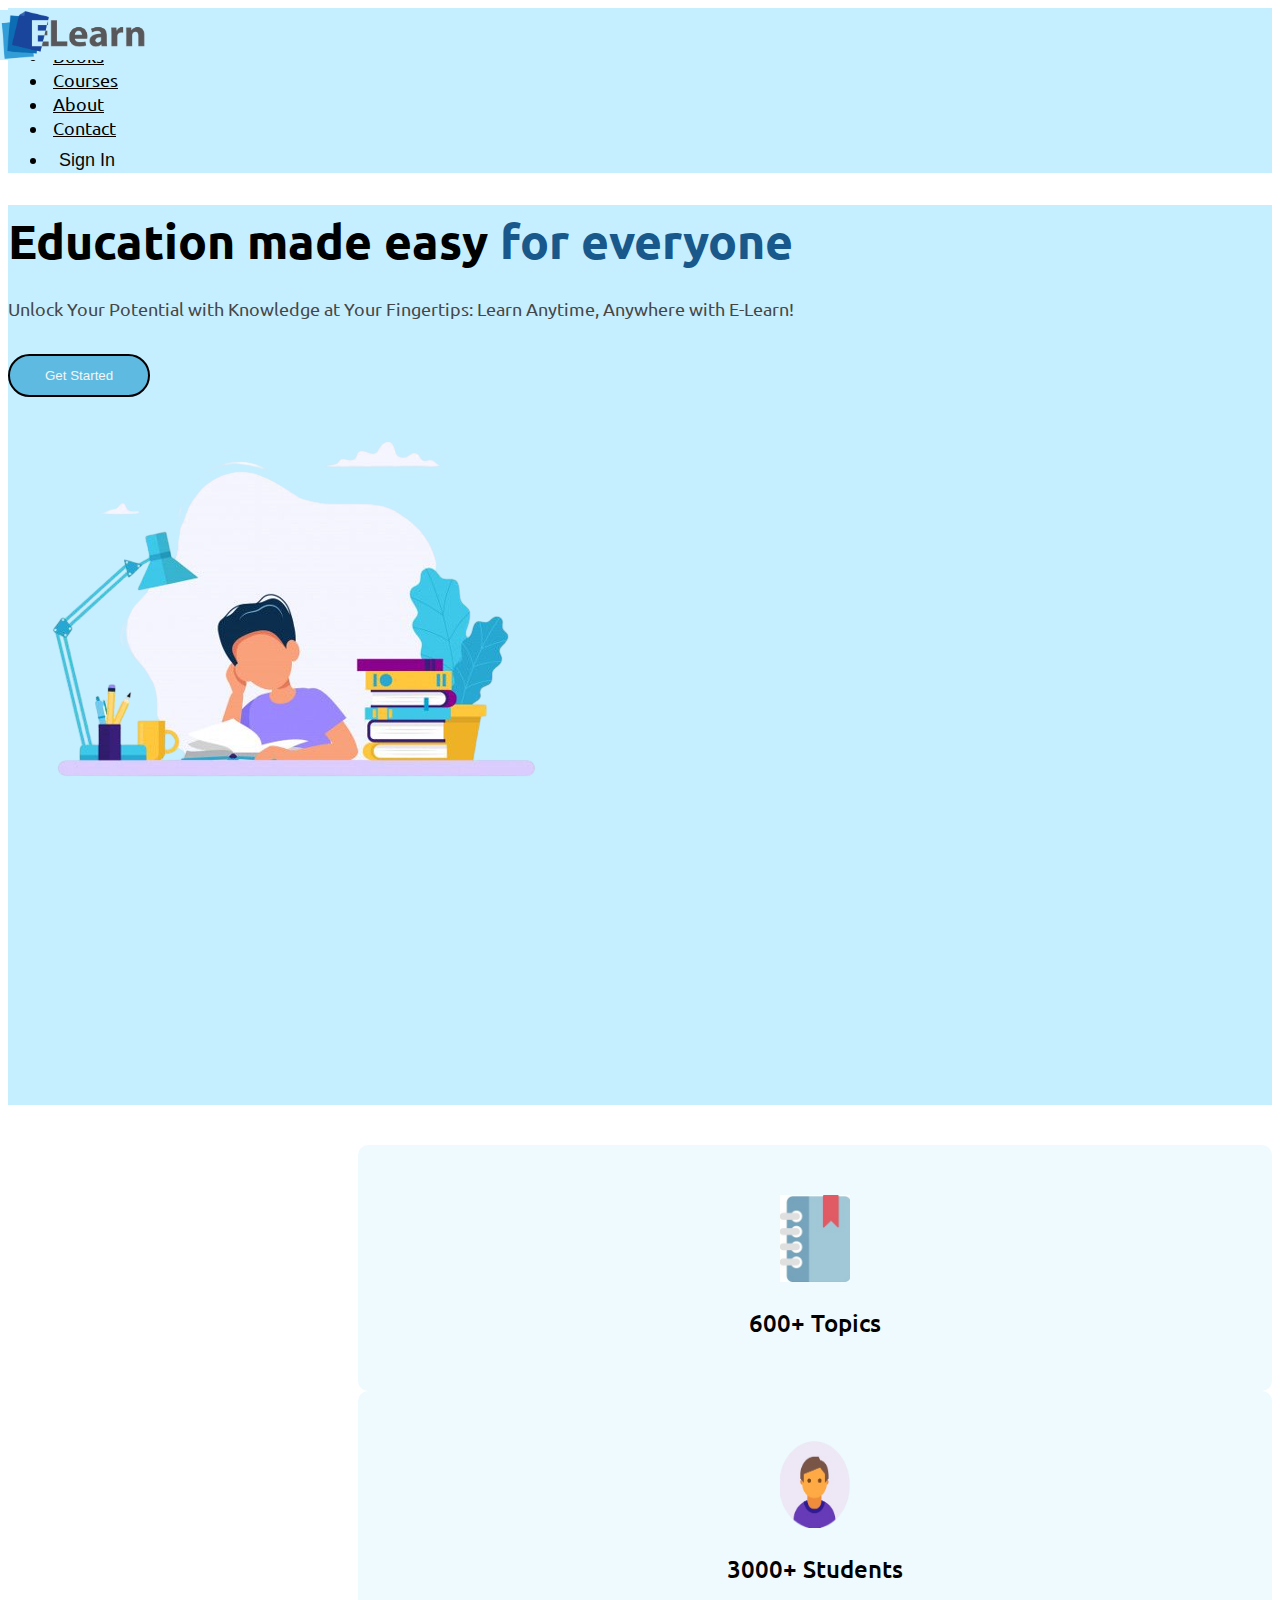
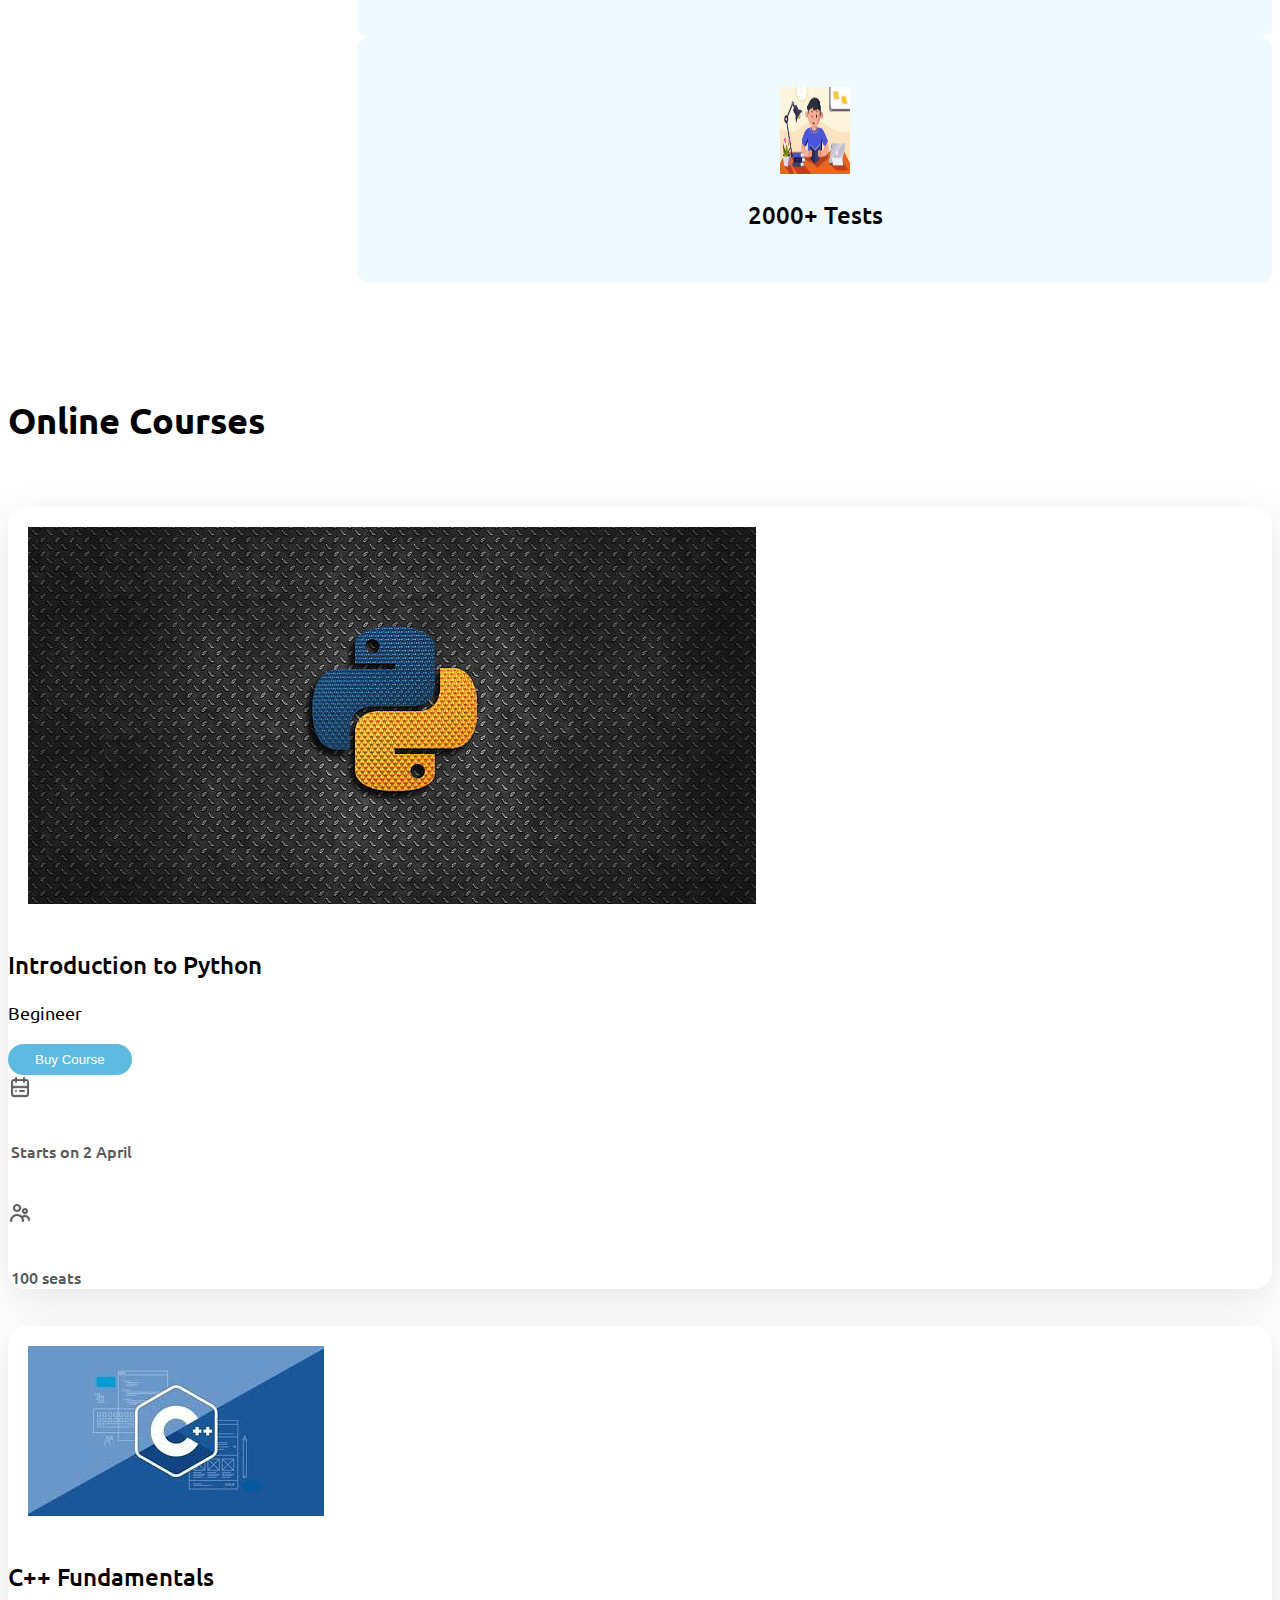
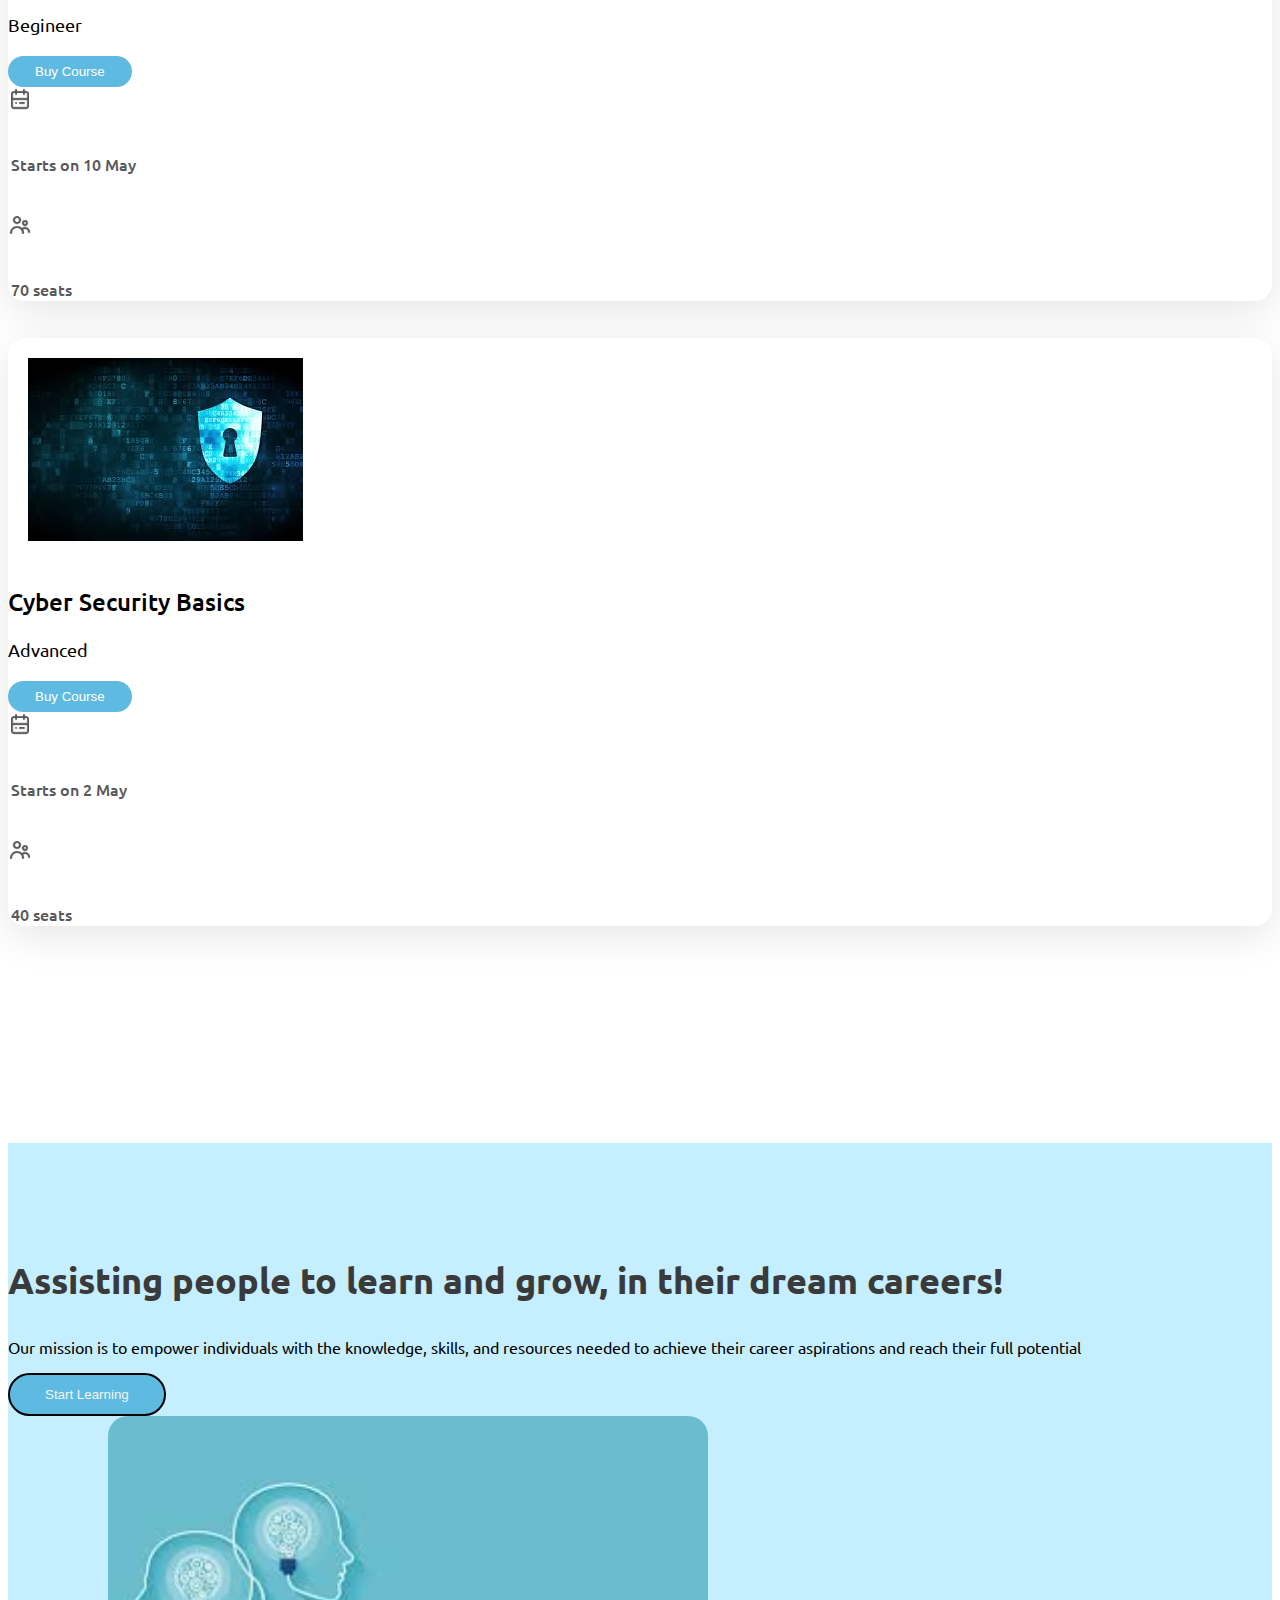
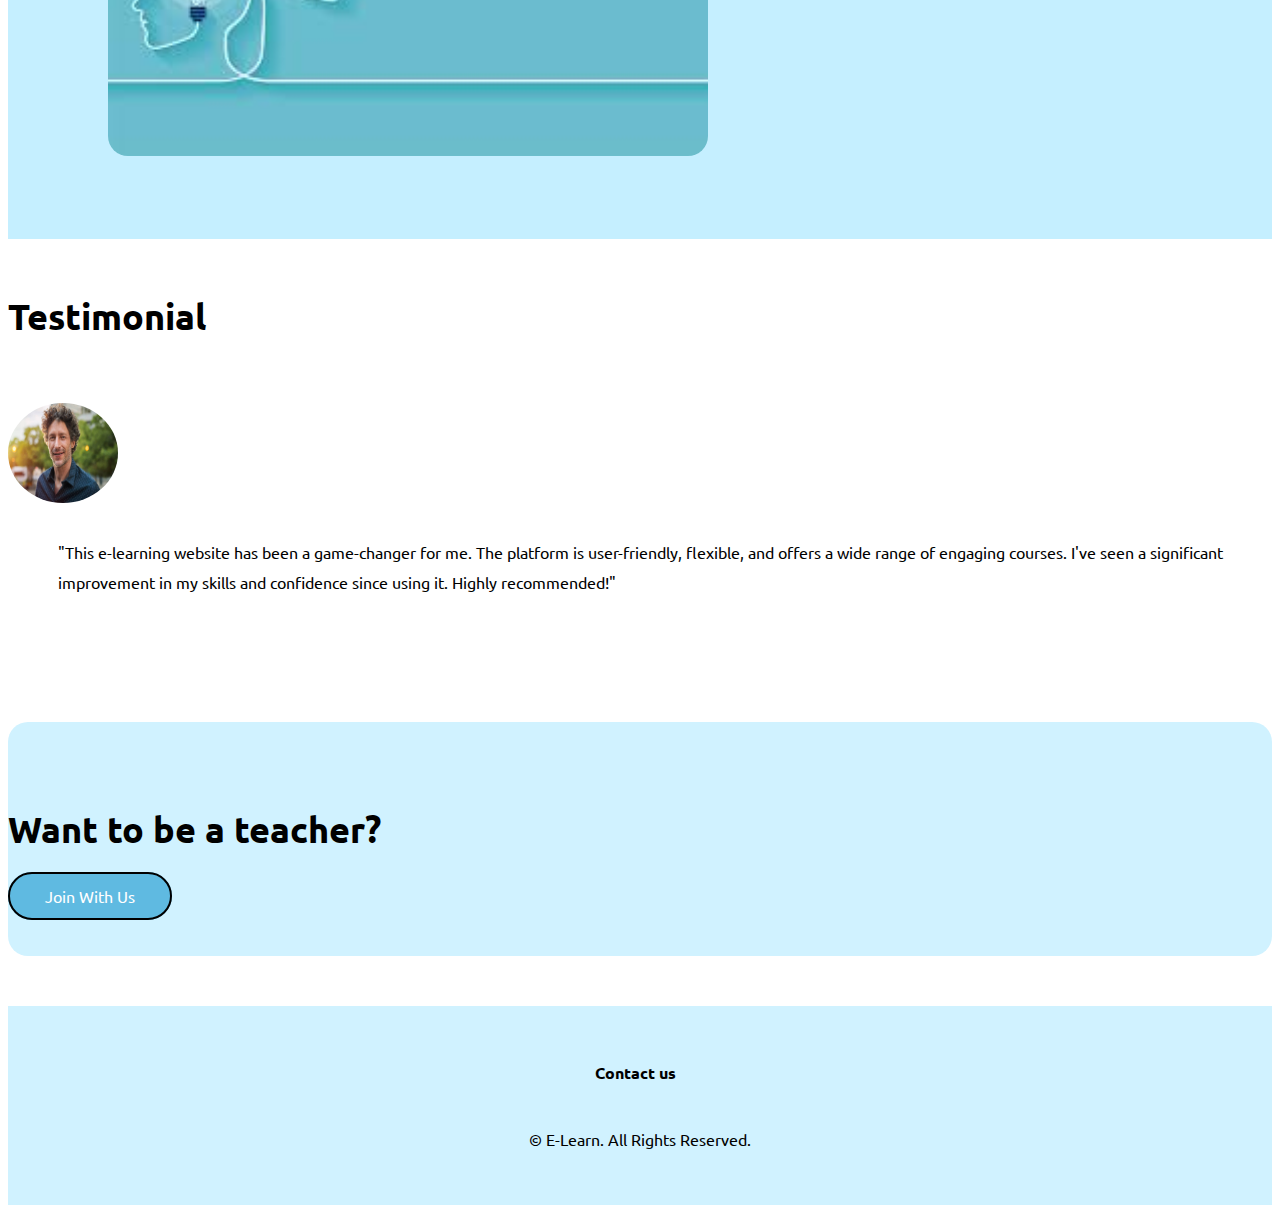
<file: E-Learning Website/index.html>
<!DOCTYPE html>
<html lang="en">
<head>
    <meta charset="UTF-8">
    <meta name="viewport" content="width=device-width, initial-scale=1.0">
    <title>E-Learn</title>
    <link rel="stylesheet" href="https://stackpath.bootstrapcdn.com/bootstrap/4.5.0/css/bootstrap.min.css" integrity="sha384-9aIt2nRpC12Uk9gS9baDl411NQApFmC26EwAOH8WgZl5MYYxFfc+NcPb1dKGj7Sk" crossorigin="anonymous">   
	<link rel="preconnect" href="https://fonts.googleapis.com">
    <link rel="preconnect" href="https://fonts.gstatic.com" crossorigin>
    <link href="https://fonts.googleapis.com/css2?family=Ubuntu&display=swap" rel="stylesheet"> 
	<link rel="stylesheet" href="https://cdnjs.cloudflare.com/ajax/libs/font-awesome/6.3.0/css/all.min.css" integrity="sha512-SzlrxWUlpfuzQ+pcUCosxcglQRNAq/DZjVsC0lE40xsADsfeQoEypE+enwcOiGjk/bSuGGKHEyjSoQ1zVisanQ==" crossorigin="anonymous" referrerpolicy="no-referrer" />
    <link rel="stylesheet" href="styles.css">  
    <script src="script.js" defer></script>

    <script src="https://code.jquery.com/jquery-3.5.1.slim.min.js" integrity="sha384-DfXdz2htPH0lsSSs5nCTpuj/zy4C+OGpamoFVy38MVBnE+IbbVYUew+OrCXaRkfj" crossorigin="anonymous"></script>
    <script src="https://cdn.jsdelivr.net/npm/popper.js@1.16.0/dist/umd/popper.min.js" integrity="sha384-Q6E9RHvbIyZFJoft+2mJbHaEWldlvI9IOYy5n3zV9zzTtmI3UksdQRVvoxMfooAo" crossorigin="anonymous"></script>
    <script src="https://stackpath.bootstrapcdn.com/bootstrap/4.5.0/js/bootstrap.min.js" integrity="sha384-OgVRvuATP1z7JjHLkuOU7Xw704+h835Lr+6QL9UvYjZE3Ipu6Tp75j7Bh/kR0JKI" crossorigin="anonymous"></script>
</head>
<body>
    <header class="nav-scroll fixed-top mh-xss-mobile-nav">
        <div class="container">
            <nav class="navbar navbar-expand-lg navbar-light">
                <a class="navbar-brand" href="#">
                    <img src="images/logo2.png" alt="" style="background-color: rgb(197, 239, 255);">
                </a>
                <button class="navbar-toggler" type="button" data-toggle="collapse" data-target="#navbarNav" aria-controls="navbarNav" aria-expanded="false" aria-label="Toggle navigation">
                    <span class="navbar-toggler-icon"></span>
                </button>
                <div class="collapse navbar-collapse" id="navbarNav">
                    <ul class="navbar-nav ml-auto">
                        <li class="nav-item">
                            <a class="nav-link" href="#">Books</a>
                        </li>
                        <li class="nav-item">
                            <a class="nav-link" href="#course">Courses</a>
                        </li>
                        <li class="nav-item">
                            <a class="nav-link" href="#tagline">About</a>
                        </li>
                        <li class="nav-item">
                            <a class="nav-link" href="#footer">Contact</a>
                        </li>
                        <li class="nav-item">
                            <button id="signin-btn"  onclick="redirectToSignIn()">Sign In</button>

                        </li>                            
                    </ul>
                </div>
            </nav>
        </div>
    </header>
    
       


    <section class="header-section d-flex align-items-center">
        <div class="container">
            <div class="row">
                <div class="col-lg-5 col-md-12">
                    <div class="header-details">
                        <h1>Education made easy <span>for everyone</span></h1>
                        <p>Unlock Your Potential with Knowledge at Your Fingertips: Learn Anytime, Anywhere with E-Learn!</p>
                        <button class="get-btn">Get Started</button>
                    </div>
                </div>
                <div class="col-lg-6 col-md-12 ml-auto">
                    <div class="header-image">
                        <img src="images/study2.png" alt="" class="img-fluid" style="background-color: rgb(197, 239, 255);">
                    </div>
                </div>
            </div>
        </div>
    </section>  
   
    <section class="cards-section sec-padding">
        <div class="container">
            <div class="row">
                <div class="col-md-6 col-lg-3 col-sm-6">
                    <div class="cards-inner">
                        <img src="images/card1.jpg" alt="" class="img-fluid">
                        <h5>600+ Topics</h5>
                    </div>
                </div>
                <div class="col-md-6 col-lg-3 col-sm-6">
                    <div class="cards-inner">
                        <img src="images/card2.png" alt="" class="img-fluid">
                        <h5>3000+ Students</h5>
                    </div>
                </div>
                <div class="col-md-6 col-lg-3 col-sm-6">
                    <div class="cards-inner">
                        <img src="images/card3.jpg" alt="" class="img-fluid" class="card3">
                        <h5>2000+ Tests</h5>
                    </div>
                </div>
                                                            
            </div>
        </div>
    </section> 
   
    <section class="course-section sec-padding" id="course">      
        <div class="container">
            <h2 class="text-center title-text">Online Courses</h2>
            <div class="card-deck">
                <div class="card">
                    <img src="images/python.jpg" class="card-img-top" alt="...">
                    <div class="card-body">
                        <h5 class="card-title">Introduction to Python</h5>
                        <p class="card-text">Begineer</p>
                        <button class="buy-btn">Buy Course</button>                  
                    </div>
                    <div class="card-footer">
                        <div class="d-flex justify-content-between">
                            <div class="date d-flex">
                                <img src="images/calendar.png" alt="">
                                <h6>Starts on 2  April</h6>
                            </div>
                            <div class="date d-flex">
                                <img src="images/people.png" alt="">
                                <h6>100 seats</h6>
                            </div>                            
                        </div>
                    </div>                
                </div>
                <div class="card">
                    <img src="images/C++.jpg" class="card-img-top" alt="...">
                    <div class="card-body">
                        <h5 class="card-title">C++ Fundamentals</h5>
                        <p class="card-text">Begineer</p>
                        <button class="buy-btn">Buy Course</button>                  
                    </div>
                    <div class="card-footer">
                        <div class="d-flex justify-content-between">
                            <div class="date d-flex">
                                <img src="images/calendar.png">
                                <h6>Starts on 10 May</h6>
                            </div>
                            <div class="date d-flex">
                                <img src="images/people.png">
                                <h6>70 seats</h6>
                            </div>                            
                        </div>
                    </div>                   
                </div>
                <div class="card">
                    <img src="images/cyber.jpg" class="card-img-top">
                    <div class="card-body">
                        <h5 class="card-title">Cyber Security Basics</h5>
                        <p class="card-text">Advanced</p>
                        <button class="buy-btn">Buy Course</button>                  
                    </div>
                    <div class="card-footer">
                        <div class="d-flex justify-content-between">
                            <div class="date d-flex">
                                <img src="images/calendar.png" alt="">
                                <h6>Starts on 2 May</h6>
                            </div>
                            <div class="date d-flex">
                                <img src="images/people.png" alt="">
                                <h6>40 seats</h6>
                            </div>                            
                        </div>
                    </div>                    
                </div>
            </div>
        </div>
    </section> 
  
    <section class="tagline-section sec-padding" id="tagline">      
        <div class="container">
            <div class="row">
                <div class="col-md-5 d-flex align-items-center">
                    <div class="tagline-details">
                        <h2>Assisting people to learn and grow, in their dream careers!</h2>
                        <p>Our mission is to empower individuals with the knowledge, skills,
							 and resources needed to achieve their career aspirations and reach their full potential</p>
                        <button class="get-btn">Start Learning</button> 
                    </div>
                </div>
                <div class="col-md-6 ml-auto">
                    <div class="tagline-image">
                        <img src="images/vidpic.jpg" alt="" class="img-fluid">
                    </div>
                </div>
            </div>
        </div>
    </section>       
    
    <section class="testimonial-section sec-padding">      
        <div class="container">
            <h2 class="text-center title-text">Testimonial</h2>  
            <div class="row">
                <div class="col-md-9 mx-auto">
                    <div class="testimonial-inner d-lg-flex justify-content-between">
                        <img src="images/testimony.jpg" alt="" class="img-fluid">
                        <p>"This e-learning website has been a game-changer for me. The platform is user-friendly, 
							flexible, and offers a wide range of engaging courses.
							 I've seen a significant improvement in my skills and confidence since using it. Highly recommended!"</p>
                    </div>
                </div>
            </div>
        </div>
    </section> 
    
    <section class="teacher-section" id="teacher">
        <div class="container">
            <div class="row">
                <div class="col-md-12 col-lg-9 mx-auto">
                    <div class="teacher-inner text-center">
                        <h2>Want to be a teacher?</h2>
                        <a href="mailto:abc@gmail.com" class="get-btn">Join With Us</a>                        
                    </div>
                </div>
            </div>
        </div>
    </section>    

	<footer>
		<div class="footer" id="footer">
		<div class="follow">
		  <p>Contact us</p>
		  <div id="links" class="social-links">
			<a href="https://www.facebook.com/" target="_blank"><i class="fab fa-facebook"></i></a>
			<a href="https://www.twitter.com/" target="_blank"><i class="fab fa-twitter"></i></a>
			<a href="https://www.instagram.com/" target="_blank"><i class="fab fa-instagram"></i></a>
			<a href="https://www.linkedin.com/" target="_blank"><i class="fab fa-linkedin"></i></a>
		  </div>
		</div>
		<p>&copy; E-Learn. All Rights Reserved.</p>
	</div>
	  </footer>

  
</body>
</html>
</file>
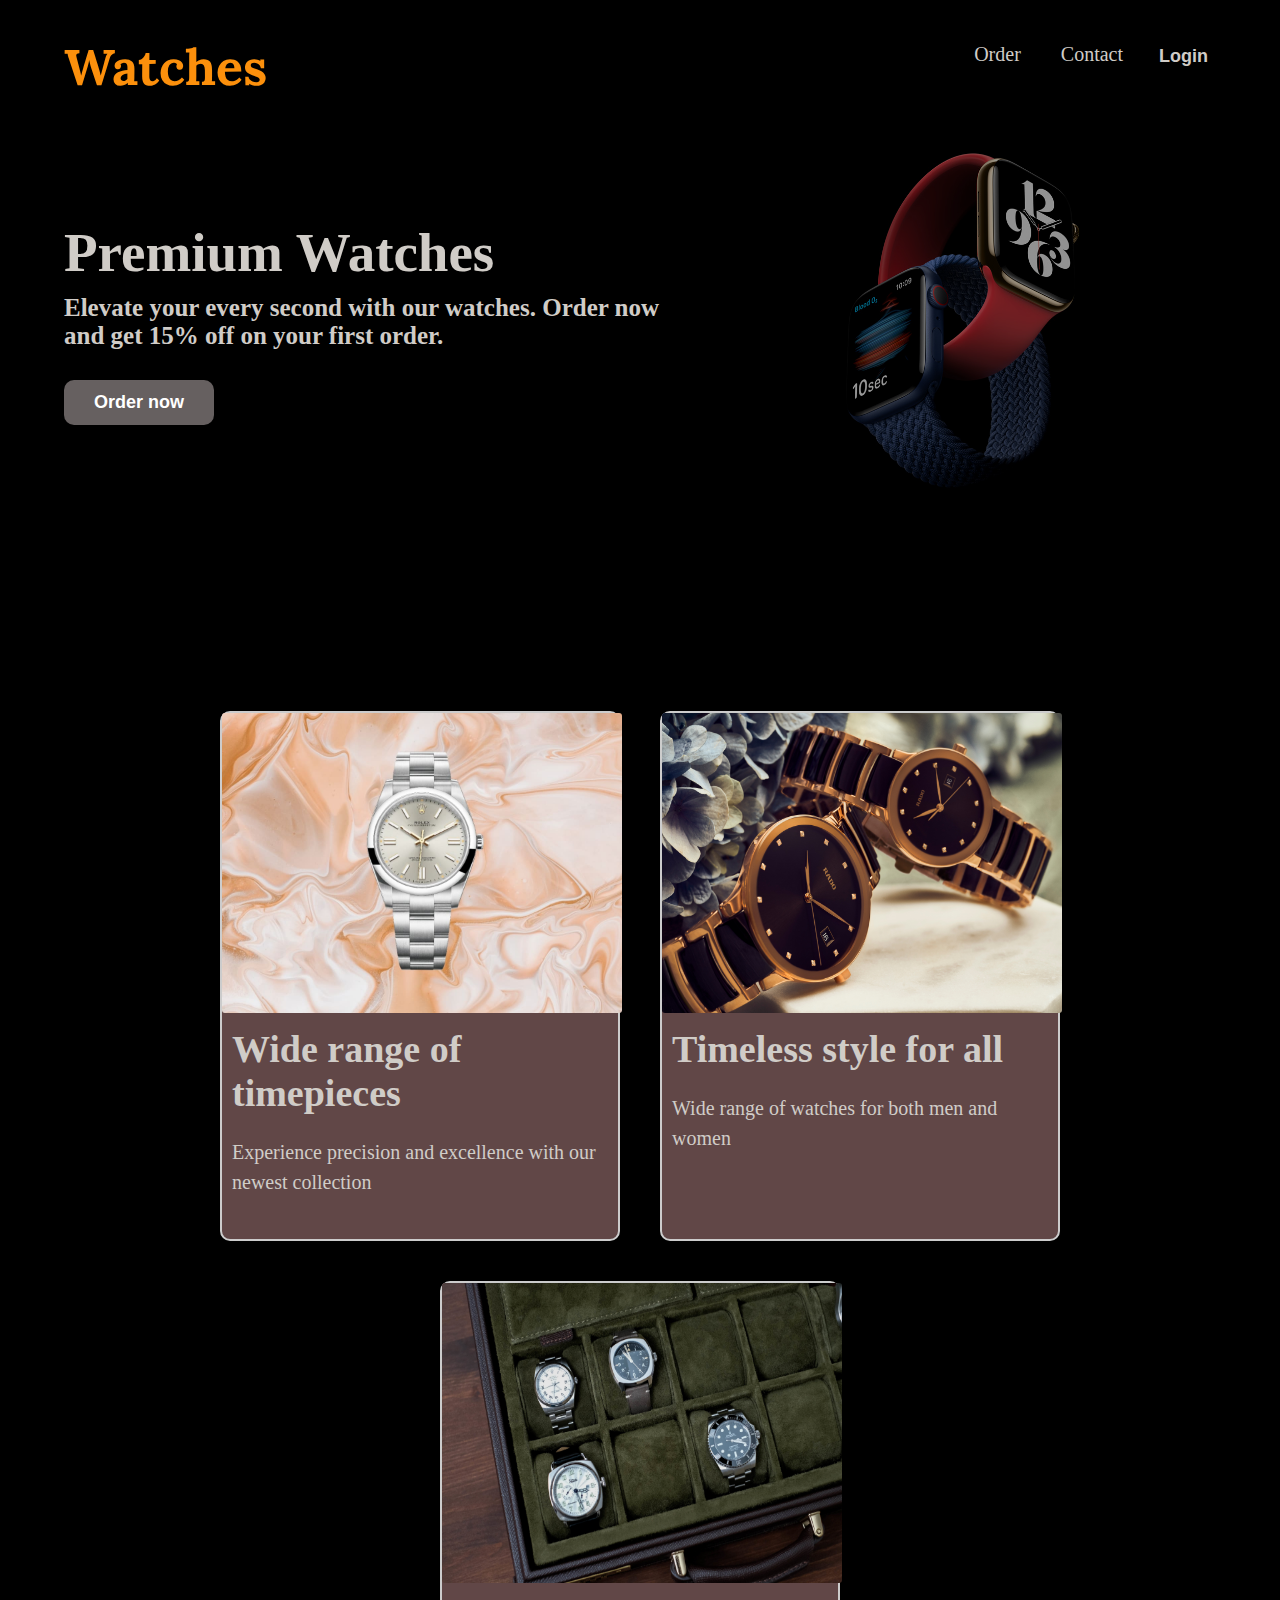
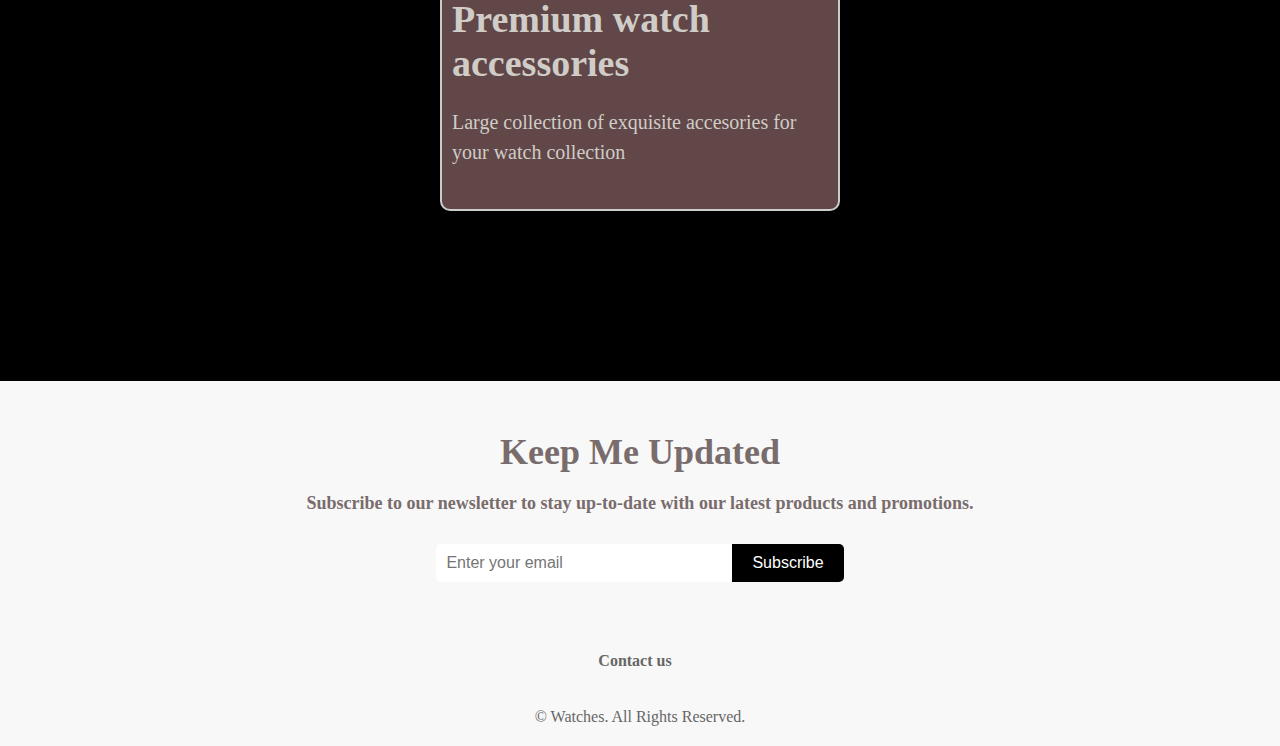
<file: product-landing-page/index.html>
<!DOCTYPE html>
<html lang="en">
<head>
    <meta charset="UTF-8">
    <meta http-equiv="X-UA-Compatible" content="IE=edge">
    <meta name="viewport" content="width=device-width, initial-scale=1.0">
    <title>Product Landing Page</title>
    <link rel="stylesheet" href="./styles.css">
   <link rel="stylesheet" href="https://cdnjs.cloudflare.com/ajax/libs/font-awesome/6.3.0/css/all.min.css" integrity="sha512-SzlrxWUlpfuzQ+pcUCosxcglQRNAq/DZjVsC0lE40xsADsfeQoEypE+enwcOiGjk/bSuGGKHEyjSoQ1zVisanQ==" crossorigin="anonymous" referrerpolicy="no-referrer" />
   <link rel="preconnect" href="https://fonts.googleapis.com">
   <link rel="preconnect" href="https://fonts.gstatic.com" crossorigin>
   <link href="https://fonts.googleapis.com/css2?family=Lora:ital@0;1&display=swap" rel="stylesheet">
</head>

<body>
    <nav>
        <div class="logo"> Watches</div>
        <div class="nav-items">
            <ul>
               <i class=" fa fa-search"></i> 
                <li><a href="#">Order</a></li>
                <li><a href="#links">Contact</a></li>
                <a href="#"><button>Login</button></a>
                
            </ul>
        </div>
    </nav>

        <div class="row">
            <div class="column1">
                <h1>Premium Watches</h1>
                <p>Elevate your every second with our watches. 
                    Order now and get 15% off on your first order.
                </p>
                <button>Order now</button>
            </div>
            <div class="column2">
                <img src="./watch.jpg" alt="watch" width="500px">
            </div>
        </div>

          <section class="cards-section">
            <div class="card">
              <img src="./watch1.jpg" alt="quality watch">
              <h2>Wide range of timepieces</h2>
              <p>Experience precision and excellence with our newest collection</p>
            </div>
            <div class="card">
              <img src="./watch2.jpg" alt="quality watch"> 
              <h2>Timeless style for all</h2>
              <p>Wide range of watches for both men and women</p>
            </div>
            <div class="card">
              <img src="./watch3.jpg" alt="quality watch">
              <h2>Premium watch accessories</h2>
              <p>Large collection of exquisite accesories for your watch collection</p>
            </div>
          </section>
          

          <section class="keep-updated">
            <div class="keep-updated-container">
              <h2 class="keep-updated-heading">Keep Me Updated</h2>
              <p class="keep-updated-description">Subscribe to our newsletter to stay up-to-date with our latest products and promotions.</p>
              <form class="keep-updated-form" action="" method="post">
                <input type="email" name="email" placeholder="Enter your email" required>
                <button type="submit">Subscribe</button>
              </form>
            </div>
          </section>


          <footer>
            <div class="follow">
              <p>Contact us</p>
              <div id="links" class="social-links">
                <a href="https://www.facebook.com/" target="_blank"><i class="fab fa-facebook"></i></a>
                <a href="https://www.twitter.com/" target="_blank"><i class="fab fa-twitter"></i></a>
                <a href="https://www.instagram.com/" target="_blank"><i class="fab fa-instagram"></i></a>
                <a href="https://www.linkedin.com/" target="_blank"><i class="fab fa-linkedin"></i></a>
                <a href="https://www.gmail.com/" target="_blank"><i class="fab fa-email"></i></a>
              </div>
            </div>
            <p>&copy; Watches. All Rights Reserved.</p>
          </footer>

</body>
</html>
</file>
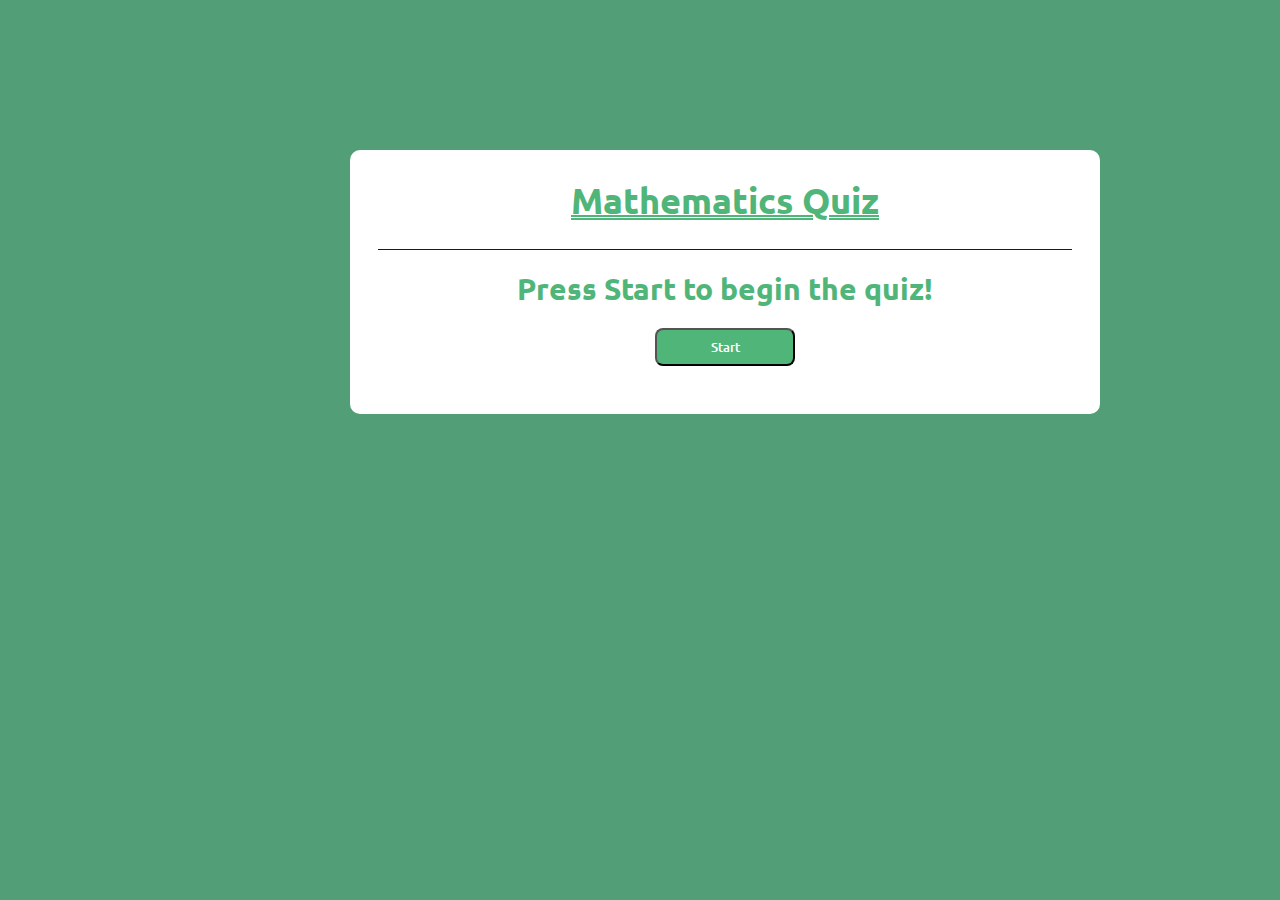
<file: Quiz App/index.html>
<!DOCTYPE html>
<html lang="en">
<head>
    <meta charset="UTF-8">
    <meta http-equiv="X-UA-Compatible" content="IE=edge">
    <meta name="viewport" content="width=device-width, initial-scale=1.0">
    <link rel="preconnect" href="https://fonts.googleapis.com">
    <link rel="preconnect" href="https://fonts.gstatic.com" crossorigin>
    <link href="https://fonts.googleapis.com/css2?family=Ubuntu&display=swap" rel="stylesheet">
    <title>Quiz App</title>
    <link rel="stylesheet" href="styles.css">
</head>
<body>
    <div class="app">
        <h1>Mathematics Quiz</h1>
        <div class="quiz">
                <h2 id="questions">Question comes here</h2>
                <div id="options">
                    <button class="btn">Option 1</button>
                    <button class="btn">Option 2</button>
                    <button class="btn">Option 3</button>
                    <button class="btn">Option 4</button>
                </div>
                  
                <button id="next-btn">Next</button>
            </div>
    </div>

    <script src="script.js"></script>
</body>
</html>
</file>
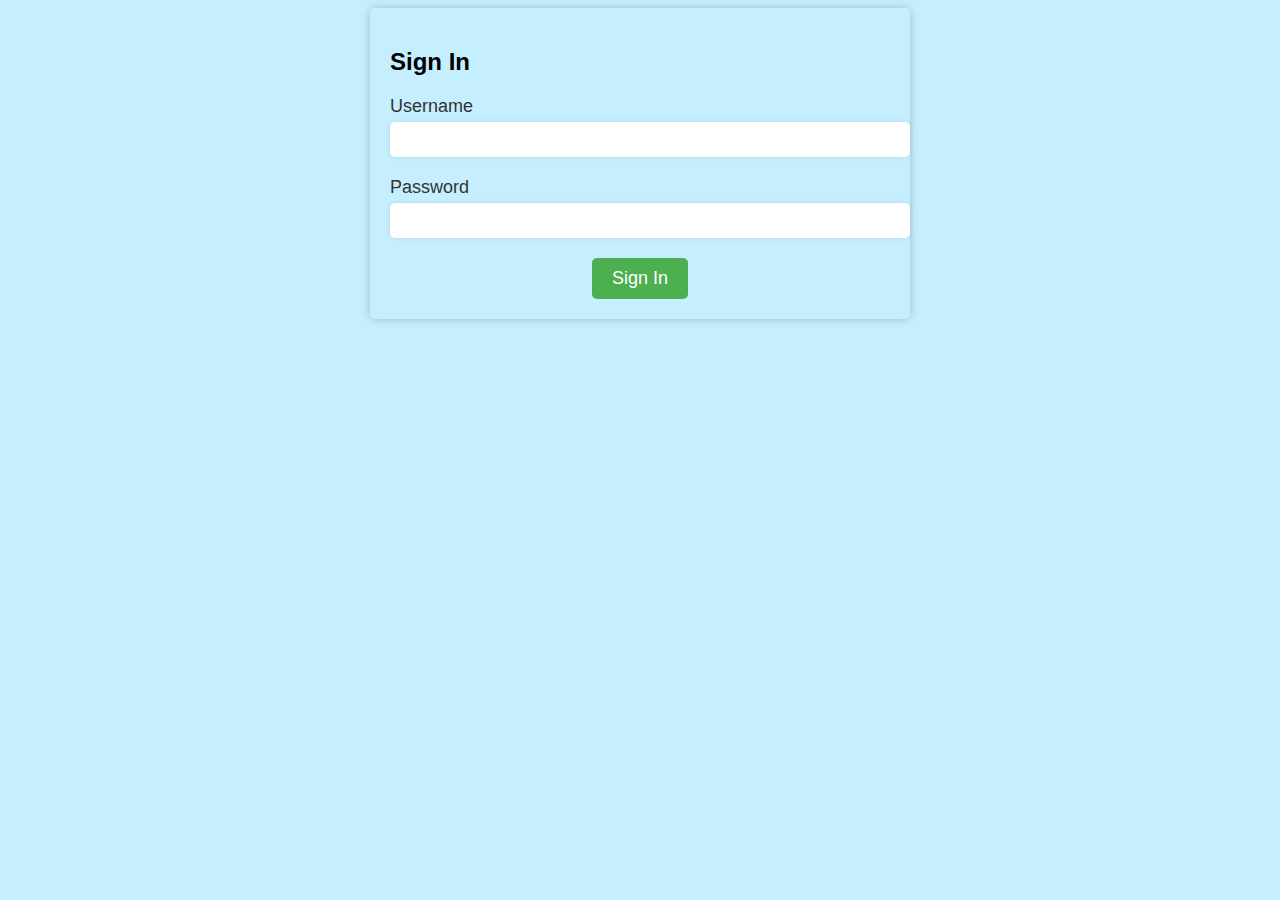
<file: E-Learning Website/signin.html>
<!DOCTYPE html>
<html>
<head>
	<title>Sign In</title>
	<link rel="stylesheet" type="text/css" href="style.css">
    <script src="script.js"></script>
</head>
<body>
	<div class="container">
		<h2>Sign In</h2>
		<form>
			<label for="username">Username</label>
			<input type="text" id="username" name="username" required>
			<label for="password">Password</label>
			<input type="password" id="password" name="password" required>
			<input type="submit" value="Sign In">
		</form>
	</div>
</body>
</html>
</file>
<file: E-Learning Website/styles.css>
html{
   scroll-behavior: smooth;
}
body{
   font-family: 'Ubuntu', sans-serif;
}

.navbar img{
   width: 150px;
   margin-top: 10px;
   position: absolute !important;
   top: 0 !important;
   left: 0 !important;
   z-index: 9999;
} 

.nav-item a{
   font-size: 18px;
   line-height: 24px;
   color: black;
}

.nav-item button{
   font-size: 18px;
   line-height: 24px;
   background-color: rgb(197, 239, 255);
   border: none;
   color: rgb(6, 6, 6);
   margin-top: 7px;
}

.nav-item button:hover{
   border-style: 1px solid black;
   border-radius: 10px;
   background-color: #6fb4fd;
}

.sec-padding{
   padding-bottom: 80px;
}
.fixed-top{
   background-color: rgb(197, 239, 255);
}
.nav-item{
   padding: 0px 5px;
}
.nav-btn{
   padding: 10px 28px !important;
   background-color: rgb(95, 186, 225);
   opacity: 0.8;
   color: black !important;
   border: none;
   border-radius: 33px;
}

.nav-btn:hover{
   opacity: 1.0;
}

.header-section{
   height: 100vh;
   background-color: rgb(197, 239, 255);
}

.header-details h1{
   font-weight: bold;
   font-size: 48px;
   line-height: 70px;
   color: #000000;
   margin-bottom: 19px;
}
.header-details h1 span{
   color: #18588b;
}
.header-details p{
   font-size: 18px;
   line-height: 30px;
   color: rgb(71, 70, 70);
   margin-bottom: 30px;
}
.get-btn{
   padding: 12px 35px;
   background-color: rgb(95, 186, 225);
   color: whitesmoke;
   border: 2px solid black;
   border-radius: 33px;
   transition: all .3s;
}
.get-btn:hover{
   background-color: #18588b;
}

.cards-section{
   margin-top: 40px;
   align-items: center;
   margin-left: 350px;
}
.cards-inner{
   padding: 50px 0px;
   text-align: center;
   background: #effaff;
   border-radius: 10px;
   transition: all .4s;
}
.cards-inner:hover{
   background-color: rgb(208, 242, 255);
   cursor: pointer;
   box-shadow: 0px 20px 40px rgba(0, 0, 0, 0.1);
}
.cards-inner img{
   width: 70px;
   height: 87px;
}
.cards-inner h5{
   font-weight: 500;
   font-size: 24px;
   line-height: 36px;
   color: black;
   margin-top: 20px;
   margin-bottom: 0;
}

.title-text{
   font-size: 36px;
   line-height: 54px;
   color: black;
   font-weight: bold;
   margin-bottom: 60px;
}
.card{
   border: none;
   background: #FFFFFF;
   box-shadow: 0px 10px 40px rgba(0, 0, 0, 0.1);
   border-radius: 18px;
}
.card-img-top{
   padding: 20px;
   padding-bottom: 0;
}
.card-body h5{
   font-weight: 500;
   font-size: 24px;
   line-height: 36px;
   color: black;
   margin-bottom: 3px;
}
.card-body p{
   font-size: 18px;
   line-height: 24px;
   color: black;
   margin-bottom: 19px;
}
.buy-btn{
   padding: 8px 27px;
   background-color: rgb(95, 186, 225);
   color: #ffffff;
   border: none;
   border-radius: 33px;
   transition: all .3s;
}
.buy-btn:hover{
   background-color: #18588b;
}
.card-footer{
   background: #ffffff;
   border-top: 0px;
   border-radius: 18px !important;
}
.date img{
   width: 24px;
   height: 24px;
}
.date h6{
   font-weight: 500;
   font-size: 16px;
   line-height: 24px;
   color: #585859;
   margin-left: 3px;
}

.tagline-section{
   background-color: rgb(197, 239, 255);
   padding: 80px 0px;
   margin-bottom: 50px;
   margin-top: 100px;
}
.tagline-details h2{
   font-size: 36px;
   line-height: 54px;
   color: #3a3a3a;
}
.tagline-image img{
   border-radius: 20px;
   width: 600px;
   margin-left: 100px;
}
.tagline-image{
   position: relative;
}

.testimonial-inner p{
   font-weight: normal;
   font-size: 16px;
   line-height: 30px;
   margin-bottom: 0;
   padding: 15px 0px;
   margin-left: 50px;
}

.testimonial-inner img{
   width: 110px;
   height: 100px;
   border-radius: 50%;
}

.teacher-inner{
   background-color: rgb(208, 242, 255);
   padding: 50px 0px;
   border-radius: 20px;
   margin-top: 30px;
   margin-bottom: 50px;
}
.teacher-inner h2{
   font-size: 36px;
   line-height: 54px;
   color: black;
   margin-bottom: 30px;
   font-weight: 600;
}
.teacher-inner a{
   text-decoration: none;
   color: white
}

.footer{
   background-color: rgb(208, 242, 255);
   align-items: center;
   text-align: center;
   padding-top: 20px;
   padding-bottom: 40px;
}

.follow {
   margin-bottom: 10px;
   padding-top: 20px;
 }
 
 .follow p {
   font-weight: bold;
   display: inline-block;
   margin-right: 10px;
   margin-bottom: 10px;
 }
 
 .social-links a {
   display: inline-block;
   margin-right: 10px;
   color: black;
   transition: color 0.2s ease-in-out;
 }
 
 .social-links a:hover {
   color: #007bff;
 }
 
 .fa-facebook {
   font-size: 20px;
 }
 
 .fa-twitter {
   font-size: 20px;
 }
 
 .fa-instagram {
   font-size: 20px;
 }
 
 .fa-linkedin {
   font-size: 20px;
 }
 
 .fa-email {
   font-size: 20px;
 }

@media only screen and (max-width: 1024px) {
   .header-section{
       padding-top: 80px;
   }
}
@media only screen and (max-width: 991px) {
   .header-section {
       height: 100%;
       padding-bottom: 50px;
       padding-top: 0;
   }
   .header-details {
       padding-top: 120px;
   }
   .cards-inner{
       margin-bottom: 20px;
   }
   .video-details {
       margin-bottom: 50px;
   }
   .testimonial-inner{
       text-align: center;
   }
   .testimonial-inner p{
       margin-left: 0;
   }
   .nav-btn{
       max-width: 20%;
       text-align: center;
   }
}
@media only screen and (max-width: 767px) {
   .card-deck{
       display: block !important;
   }
   .card{
       margin-bottom: 30px !important;
   }
}
@media only screen and (max-width: 575px) {
   .header-details h1 {
       font-size: 44px;
       line-height: 65px;
       margin-bottom: 15px;
   }
   .footer-list-item ul li {
       font-size: 14px;
       line-height: 26px;
   }
}
</file>
<file: product-landing-page/styles.css>
*{
    padding: 0;
    margin: 0;
    box-sizing: border-box;
}

body{
background-color: black;
 background-size: cover;
 background-attachment: fixed;
 color: white;
 color:  rgb(208, 204, 199);
 font-family: Cambria, Cochin, Georgia, Times, 'Times New Roman', serif;
}

nav{
    width: 100%;
    height: 80px;
    justify-content: space-between;
    display: flex;
    padding: 35px 5%;
}

nav .logo{
    font-size: 50px;
    font-weight: bolder;
    /* color: rgb(110, 109, 109); */
    color: rgb(252, 144, 12);
    font-family: 'Lora', serif;
}

nav ul{
    display: flex;
    list-style: none;
}

nav ul li{
    padding: 8px 16px;
    border-radius: 8px;
    transition: 0.2s ease-in;
    margin-left: 4px;
    margin-right: 4px;
}

nav ul li a {
  /* color: rgb(160, 147, 147); */
  color: white;
  color: rgb(208, 204, 199);
  font-size: 20px;
  font-weight: 500px;
  text-decoration: none;
  
}

nav ul i{
  color: white;
  color: rgb(208, 204, 199);
  font-size: 20px;
  font-weight: 500px;
  text-decoration: none;
  margin-top: 10px;
  margin-left: 4px;
  margin-right: 4px;
}

nav ul i:hover{
  cursor: pointer;
}

nav ul li a:hover{
  text-decoration: underline;
}

nav .nav-items button{
  padding: 6px 8px;
  border-radius: 12px;
  /* background-color: antiquewhite; */
  background-color: black;
  /* color: rgb(103, 58, 58); */
  color: white;
  color:  rgb(208, 204, 199);
  font-size: 18px;
  border-style: none;
  font-weight: 700;
  margin-left: 8px;
  margin-top: 5px;
}

nav .nav-items button:hover{
  color: black;
  background-color: white
}

.row{
  display: flex;
  justify-content: space-between;
  align-items: center;
  margin: 2% 5%;
}

.row .column1{
  padding-right: 50px;
}

.column1 h1{
  font-size: 55px;
  margin-bottom: 10px;
  color: rgb(255, 255, 255);
  color:  rgb(208, 204, 199);
}

.column1 p{
  font-size: 25px;
  margin-bottom: 20px;
  color: rgb(255, 255, 255);
  color:  rgb(208, 204, 199);;
  font-weight: bolder;
}

.column1 button{
  width: 150px;
  padding: 12px 18px;
  border-radius: 10px;
  border-style: none;
  color: rgb(103, 58, 58);
  background-color: antiquewhite;
  font-size: 18px;
  font-weight: 700;
  margin-top: 10px;
}

.column1 button{
  background-color: rgb(102, 96, 96);
  /* color: rgb(103, 58, 58); */
  color: white;
}

.column1 button:hover{
  color: black;
  background-color: white;
}

.column2 img{
  opacity: 0.6;
}

@media  screen and (max-width: 950px){
  .column2 img{
    width: 380px;
  }
  .column1 h1{
    font-size: 40px;
  }
  .column1 p{
    font-size: 18px;
  }

  .row{
    margin-top: 70px;
  }
}

.cards-section {
  display: flex;
  flex-wrap: wrap;
  justify-content: center;
  margin-top: 150px;
  margin-bottom: 150px;
}

.card {
  background-color: rgb(97, 71, 71); 
  width: 400px;
  height: 530px;
  margin: 20px;
  padding: 0px;
  border: 2px solid #ccc;
  border-radius: 10px;
  box-shadow: 0 2px 5px rgba(0, 0, 0, 0.3);
}

.card:hover{
  cursor: pointer;
  transform: scale(1.05);
  box-shadow: 0 5px 15px rgba(0, 0, 0, 0.5);
}

.card h2 {
  font-size: 38px;
  margin-bottom: 2px;
  padding: 10px;
}

.card p {
  font-size: 20px;
  line-height: 1.5;
  padding: 10px;
}

.card img{
  height: 300px;
  padding: 0;
  width: 400px;
  border-radius: 3px;
}

.keep-updated {
  background-color: #f8f8f8;
  padding: 50px 0;
  color: #786c6c;
  font-weight: bolder;
  margin-top: 20px;
}

.keep-updated-container {
  max-width: 1200px;
  margin: 0 auto;
  display: flex;
  flex-direction: column;
  align-items: center;
}

.keep-updated-heading {
  font-size: 36px;
  margin-bottom: 20px;
}

.keep-updated-description {
  font-size: 18px;
  text-align: center;
  margin-bottom: 30px;
}

.keep-updated-form {
  display: flex;
  justify-content: center;
  align-items: center;
}

.keep-updated-form input[type="email"] {
  font-size: 16px;
  padding: 10px;
  border: none;
  border-radius: 5px 0 0 5px;
  width: 300px;
  margin-right: -4px;
}

.keep-updated-form button[type="submit"] {
  font-size: 16px;
  padding: 10px 20px;
  background-color: #000;
  color: #fff;
  border: none;
  border-radius: 0 5px 5px 0;
  cursor: pointer;
  transition: all 0.3s ease-in-out;
}

.keep-updated-form button[type="submit"]:hover {
  background-color: #fff;
  color: #000;
}

footer {
  background-color: #f8f8f8;
  color: #666;
  padding: 20px;
  text-align: center;
}

.follow {
  margin-bottom: 10px;
}

.follow p {
  font-weight: bold;
  display: inline-block;
  margin-right: 10px;
  margin-bottom: 10px;
}

.social-links a {
  display: inline-block;
  margin-right: 10px;
  color: black;
  transition: color 0.2s ease-in-out;
}

.social-links a:hover {
  color: #007bff;
}

.fa-facebook {
  font-size: 20px;
}

.fa-twitter {
  font-size: 20px;
}

.fa-instagram {
  font-size: 20px;
}

.fa-linkedin {
  font-size: 20px;
}

.fa-email {
  font-size: 20px;
}

@media  screen and (max-width: 600px){
  .column1 h1{
    font-size: 35px;
  }
  .row{
    flex-direction: column;
  }
.row .column1{
  padding: 30px;
}

}
</file>
<file: Quiz App/styles.css>
*{
    margin: 0;
    padding: 0;
    font-family: 'Ubuntu', sans-serif;
    box-sizing: border-box;
}

body{
    background: rgb(82, 158, 119);
}

.app{
    background: rgb(255, 255, 255);
    max-width: 750px;
    margin: 150px auto 0;
    border-radius: 10px;
    width: 90%;
    padding: 28px;
    margin-left: 350px;
    margin-bottom: 100px;
}

.app h1{
    color: rgb(80, 181, 120);
    text-decoration:2px rgb(80, 181, 120) double underline ;
    padding-bottom: 26px;
    font-weight: 600;
    border-bottom: 1px solid #1f1919;
    font-size: 36px;
    text-align: center;
}

.quiz{
    padding-top: 20px;
    padding-bottom: 20px;
}

.quiz h2{
    font-weight: 600;
    font-size: 23px;
    color: rgb(80, 181, 120);
}

.btn{
    cursor: pointer;
    color: black;
    background-color: white;
    border: 1px solid black;
    width: 100%;
    border-radius: 6px;
    padding: 10px;
    margin: 10px 0;
    text-align: left;
    transition: 0.3s all;
}

.btn:hover:not([disabled]){
    background-color: rgb(80, 181, 120);
    color: white;
}

#next-btn{
    background-color: rgb(80, 181, 120);
    color: white;
    border-radius: 8px;
    cursor: pointer;
    padding: 8px;
    font-weight: 500;
    margin: 20px auto 0;
    display: none;
    width: 140px;
}

#next-btn:hover{
    background-color: rgb(31, 31, 31);
    color: white;
}

.correct{
    background-color: #7adda5;
}

.wrong{
    background-color: #e56d6d;
}

.gifs {
    display: none;
  }

  
.playagain{
    background-color: rgb(80, 181, 120);
    color: white;
    border-radius: 8px;
    cursor: pointer;
    padding: 8px;
    font-weight: 500;
    margin: 20px auto 0;
    width: 140px;
    margin-left: 260px;
    margin-right: 260px;
  }

.playagain:hover{
    background-color: rgb(31, 31, 31);
    color: white;
}

.giflist{
  display: flex;
  justify-content: center;
  align-items: center;
  margin-top: 10px;
}

.giflist img{
    max-width: 750px;
    height: auto;
    margin-top: 10px;
    margin-bottom: 8px;
    width: 80%;
}

.begin-button{
    background-color: rgb(80, 181, 120);
    color: white;
    border-radius: 8px;
    cursor: pointer;
    padding: 8px;
    font-weight: 500;
    margin: 20px auto 0;
    width: 140px;
    margin-left: 260px;
    margin-right: 260px;
}

.begin-button:hover{
    background-color: rgb(31, 31, 31);
    color: white;
}

#questions{
    align-items: center;
    font-size: 30px;
    justify-content: center;
    align-content: center;
    text-align: center;
}
</file>
<file: E-Learning Website/style.css>
body {
    font-family: 'Ubuntu', sans-serif;
    background-color: rgb(197, 239, 255);
  }
  
  .container {
    max-width: 500px;
    margin: 0 auto;
    padding: 20px;
    background-color: rgb(197, 239, 255);
    border-radius: 5px;
    box-shadow: 0 0 10px rgba(0, 0, 0, 0.2);
  }
  
  h1 {
    text-align: center;
    font-size: 36px;
    margin-bottom: 20px;
    color: #333;
  }
  
  #signin-btn {
    display: block;
    margin: 0 auto;
    padding: 10px 20px;
    background-color: #4CAF50;
    color: #fff;
    border: none;
    border-radius: 5px;
    cursor: pointer;
    font-size: 18px;
  }
  
  #signin-form {
    margin-top: 20px;
  }
  

  label {
    display: block;
    font-size: 18px;
    margin-bottom: 5px;
    color: #333;
  }
  
 
  input[type=text], input[type=password] {
    display: block;
    width: 100%;
    padding: 10px;
    margin-bottom: 20px;
    border: none;
    border-radius: 5px;
    box-shadow: 0 0 5px rgba(0, 0, 0, 0.1);
  }
  
  input[type=submit] {
    display: block;
    margin: 0 auto;
    padding: 10px 20px;
    background-color: #4CAF50;
    color: #fff;
    border: none;
    border-radius: 5px;
    cursor: pointer;
    font-size: 18px;
  }
</file>
